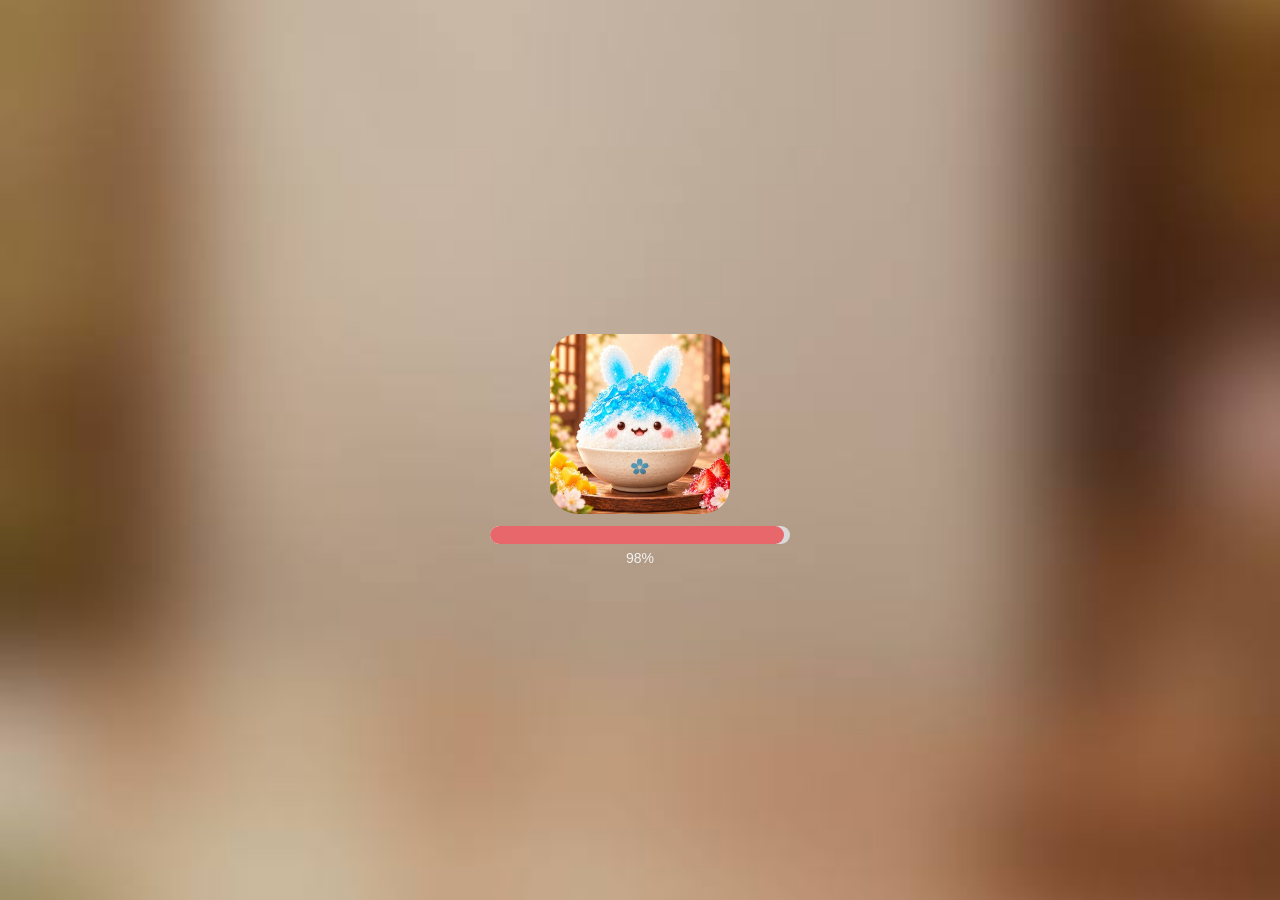
<file: index.html>
<!doctype html>
<!-- 雪屋Conco かき氷パズル, GameBull web build (Stage Mode). This page is the host-facing shell:
     - the loading page (Unity IdeofuzionBridge template behaviour, playbook section 7): blurred backdrop baked from
       the client's café art, spinner, tenant icon from /context (gameLogoUrl, then gameBannerUrl) with the 4 s / 30 s
       clocks, the client's icon as the built-in one;
     - a frame filling the whole page (safe areas excepted; the client's own layout fits their board to it)
       that runs the game (app.html) with the same launch URL, and the gamebull:close relay (trap W18). -->
<html lang="ja">
<head>
<meta charset="utf-8">
<meta name="viewport" content="width=device-width, initial-scale=1, maximum-scale=1, user-scalable=no, viewport-fit=cover">
<meta name="referrer" content="no-referrer">
<meta name="theme-color" content="#5b3f2b">
<title>雪屋Conco｜かき氷パズル</title>
<link rel="icon" type="image/png" href="./gb/favicon-Cb6MHfIF.png">
  <script type="module" crossorigin src="./gb/index-0bbUFETj.js"></script>
  <link rel="modulepreload" crossorigin href="./gb/nozoom-BwxvnWFh.js">
  <link rel="stylesheet" crossorigin href="./gb/index-Cw4y-oQY.css">
</head>
<body>
<iframe id="gb-frame" title="雪屋Conco かき氷パズル" allow="autoplay; fullscreen; clipboard-write"></iframe>
<div id="gb-loading">
  <div id="unity-loading-bar">
    <div id="unity-logo"><div id="gb-tenant-logo"></div><div id="gb-spinner"></div></div>
    <div id="unity-progress-bar-empty"><div id="unity-progress-bar-full"></div></div>
    <div id="unity-progress-percent">0%</div>
  </div>
</div>
</body>
</html>
</file>
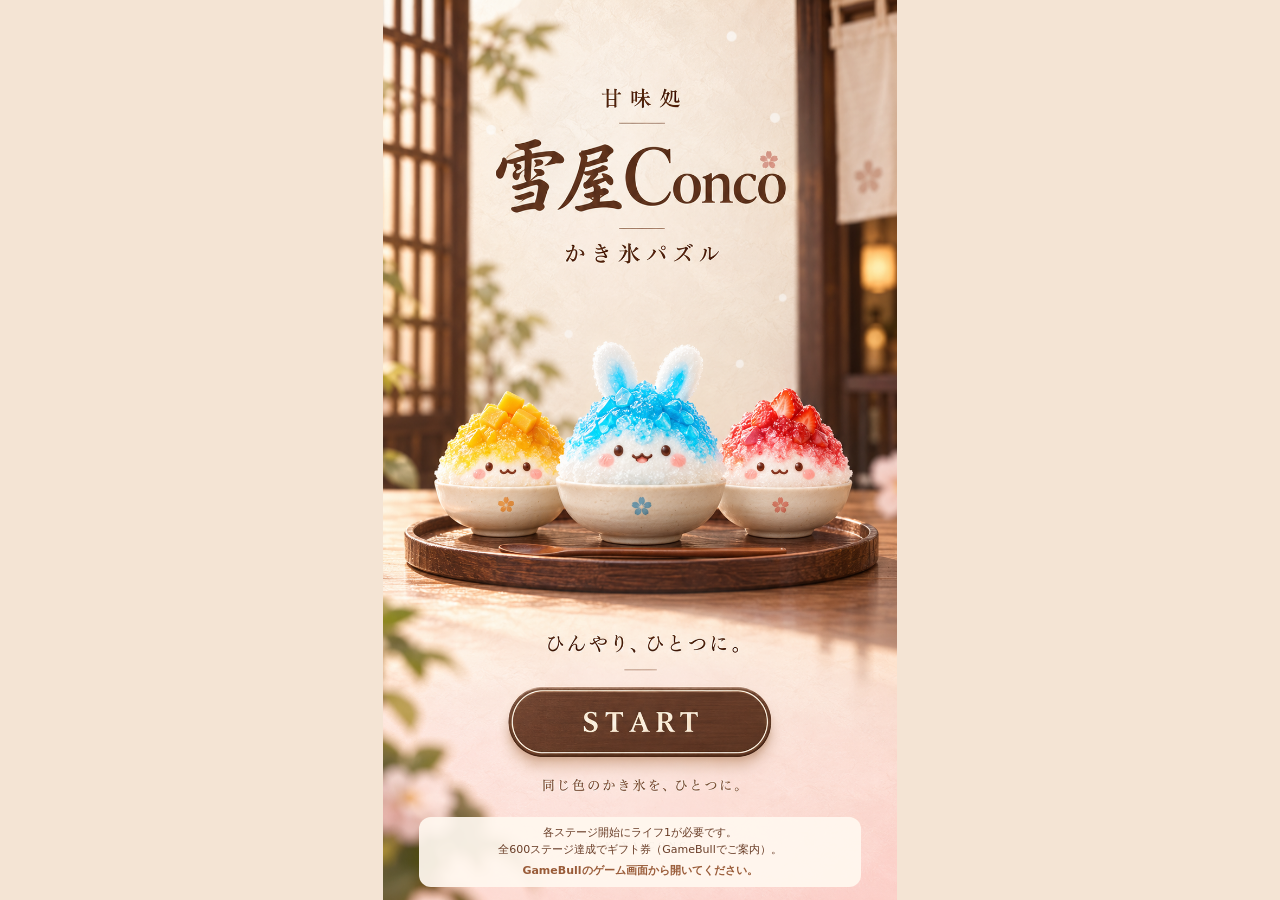
<file: app.html>
<!doctype html>
<!-- The game itself: the client's own page (game/index.html: their markup, inline stylesheet and classic scripts,
     copied in at build time by vite.gamebull.config.ts, unchanged, plus three GameBull scripts in their script list:
     gb/yc-env.js + gb/yc-bridge.js after their gamebull-host.js, gb/yc-hooks.js after their game.js). Loaded by
     index.html in a frame filling the page. -->
<html lang="ja">
<head>
<meta charset="utf-8">
<meta name="viewport" content="width=device-width, initial-scale=1, maximum-scale=1, user-scalable=no, viewport-fit=cover">
<meta name="referrer" content="no-referrer">
<title>雪屋Conco｜かき氷パズル</title>
<link rel="icon" href="assets/app-icon.png"><link rel="apple-touch-icon" href="assets/apple-icon.png"><style>
@font-face{font-family:Fredoka;src:url('[data-uri]')}*{box-sizing:border-box}html,body{margin:0;min-height:100%;overflow-x:hidden}body{font-family:Fredoka,system-ui,sans-serif;background:#bcbcbc;color:white}button,select{font:inherit;cursor:pointer}button{border:0;color:inherit}button:focus-visible,select:focus-visible{outline:3px solid #f66;outline-offset:4px}[hidden]{display:none!important}.screen{height:100svh;min-height:560px;max-width:650px;margin:auto;position:relative;display:flex;flex-direction:column;background:linear-gradient(#c3c3c3,#b4b4b4)}.toolbar{height:120px;flex-shrink:0;display:flex;align-items:center;justify-content:space-between;padding:25px 30px;z-index:3}.icon-button,.skip{background:transparent url('[data-uri]') center/100% 100% no-repeat;height:60px;min-width:60px;filter:drop-shadow(0 3px 0 #00000015);display:flex;align-items:center;justify-content:center}.icon-button img{width:34px;height:34px;object-fit:contain}.skip{gap:12px;width:124px;font-size:23px;color:#ff6666}.skip img{height:27px;width:30px;object-fit:contain}.level-title{font-size:35px;text-align:center;color:#5e5e5e;letter-spacing:1px;margin:0;text-shadow:0 2px #ffffff45}.play-area{flex:1;min-height:0;display:flex;align-items:center;justify-content:center;perspective:1100px;padding:35px 28px 60px}.board{display:grid;gap:2px;padding:3px;position:relative;background:#797279;transform:rotateX(20deg);transform-style:preserve-3d;touch-action:none;user-select:none;box-shadow:0 14px 0 #999199,0 18px 14px #00000024}.board:before{content:'';position:absolute;inset:-9px;background:#c4bec4;transform:translateZ(-1px);box-shadow:inset 0 2px 0 #ffffff75;z-index:-1}.cell{aspect-ratio:1;position:relative;background:linear-gradient(145deg,#aaa2aa,#b1a9b1);transform-style:preserve-3d}.wall{background:#efedef;transform:translateZ(14px);box-shadow:0 10px 0 #a89fa8,0 12px 4px #00000014}.wall:after{content:'';position:absolute;inset:0;border:1px solid #fff5}.jelly{position:absolute;inset:1%;border-radius:10%;background:linear-gradient(155deg,#ff9caf 0%,#ff708e 32%,#ef4667 100%);box-shadow:inset 1px 3px 2px #fff9,inset -2px -2px 5px #bd284b66,0 9px 0 #d94967bb,0 12px 4px #0002;transform:translateZ(15px);animation:squish .27s ease-out}.jelly:before{content:'';position:absolute;inset:5% 7% 65%;border-radius:20%;background:linear-gradient(160deg,#fff6,#fff0)}.jelly:after{content:'';position:absolute;left:10%;right:10%;top:5%;height:2px;border-radius:100%;background:#fffc;filter:blur(.5px)}.c3{background:linear-gradient(145deg,#9beaac,#55c777 45%,#35a958);box-shadow:inset 1px 3px 2px #fff8,inset -2px -2px 5px #16703b66,0 9px 0 #36924fbb,0 12px 4px #0002}.c4{background:linear-gradient(145deg,#c8a2f5,#a278d7 45%,#8353b5);box-shadow:inset 1px 3px 2px #fff8,inset -2px -2px 5px #54298266,0 9px 0 #7644a4bb,0 12px 4px #0002}.eyes{display:none}.tutorial{text-align:center;height:94px;flex-shrink:0;position:relative;color:#fff;font-size:28px;text-shadow:0 2px 1px #888}.tutorial img{height:53px;margin-bottom:3px;filter:drop-shadow(0 2px 2px #0003);animation:swipe 2s infinite}.tutorial p{margin:0}.bottom{height:74px;display:flex;justify-content:center;align-items:center;gap:20px;flex-shrink:0}.subtle{background:transparent;color:#656565;font:13px system-ui;padding:10px}.subtle:disabled{opacity:.3}.stage-picker{position:absolute;bottom:18px;right:20px;width:28px;height:28px;opacity:.001}.status{position:absolute;left:0;right:0;bottom:165px;text-align:center;font:13px system-ui;color:#616161;pointer-events:none}.next{position:absolute;bottom:185px;left:50%;transform:translateX(-50%);background:#fff;color:#ff6666;border-radius:13px;padding:14px 25px;box-shadow:0 4px 0 #aaa;font-size:24px;z-index:5}.complete{position:absolute;inset:0;display:flex;align-items:center;justify-content:center;background:#ffffff44;pointer-events:none;z-index:4}.complete span{font-size:48px;color:white;text-shadow:0 4px #ff6b81,3px 0 #ff6b81,-3px 0 #ff6b81;transform:rotate(-12deg)}.meta{display:none}@keyframes squish{0%{transform:translateZ(15px) scale(.92,1.06)}60%{transform:translateZ(15px) scale(1.05,.94)}100%{transform:translateZ(15px)}}@keyframes swipe{0%,100%{transform:translateX(-15px) rotate(-8deg)}50%{transform:translateX(15px) rotate(8deg)}}@media(min-width:700px){body{background:#a5a5a5}.screen{box-shadow:0 0 70px #0001}.toolbar{padding:28px 40px}.level-title{font-size:40px}}@media(max-height:700px){.toolbar{height:95px}.tutorial{height:68px;font-size:22px}.tutorial img{height:33px}.bottom{height:50px}.play-area{padding-top:18px;padding-bottom:30px}.status{bottom:125px}.next{bottom:145px}}
.progress-info{position:absolute;top:105px;left:0;right:0;text-align:center;color:#676167;font:12px system-ui;letter-spacing:.5px;z-index:3}.stage-picker{position:static;opacity:1;width:160px;height:34px;background:#ffffff50;color:#625c62;border:1px solid #ffffff70;border-radius:8px;font:12px system-ui;padding:5px}.bottom{flex-wrap:wrap;gap:8px;height:90px;padding:6px 15px}.stage-label{font:12px system-ui;color:#625c62}.status{bottom:180px}.next{bottom:205px}@media(max-height:700px){.progress-info{top:83px;font-size:11px}.bottom{height:85px}.status{bottom:160px}.next{bottom:185px}}
.volume-label{display:flex;align-items:center;gap:5px;font:12px system-ui;color:#625c62}.volume-label input{width:65px;accent-color:#f87992}.bottom{height:104px;align-content:center}.subtle{padding:7px}.stage-label{display:flex;align-items:center;gap:7px}@media(max-height:700px){.bottom{height:100px}}
/* Distinct yellow, cyan and red jelly palette. */
.jelly.c2{background:linear-gradient(145deg,#fff58a,#ffdc19 44%,#edbb00);box-shadow:inset 1px 3px 2px #fff9,inset -2px -2px 5px #a6790066,0 9px 0 #c99f00cc,0 12px 4px #0002}
.jelly.c3{background:linear-gradient(145deg,#a5efff,#2cc6f1 44%,#008bc9);box-shadow:inset 1px 3px 2px #fff9,inset -2px -2px 5px #005b9866,0 9px 0 #007aafcc,0 12px 4px #0002}
.jelly.c4{background:linear-gradient(145deg,#ff9185,#f23c32 44%,#c71920);box-shadow:inset 1px 3px 2px #fff9,inset -2px -2px 5px #8c071566,0 9px 0 #ad1820cc,0 12px 4px #0002}
.jelly .eyes{display:none}

/* Café sweets edition */
body{background:#d7c2a5;color:#fff8ed}.screen{background:radial-gradient(ellipse at 50% 45%,#fff8e9 0%,#f0dfc4 65%,#e5c9a5 100%);box-shadow:0 0 65px #6b432a24}.cafe-sign{height:58px;flex-shrink:0;text-align:center;padding-top:15px;color:#74472e;font-size:22px;letter-spacing:2px}.cafe-sign span{display:block;font:11px system-ui;letter-spacing:2px;color:#a07854;margin-top:3px}.toolbar{height:95px;padding-top:12px;padding-bottom:12px}.level-title{color:#76513b;font-size:32px;text-shadow:0 2px #fff9}.progress-info{top:145px;color:#937255}.icon-button,.skip{filter:sepia(.2) drop-shadow(0 3px 0 #bda17c55)}.skip{color:#a05d3c}.play-area{padding-top:35px}.board{background:#c3a985;box-shadow:0 12px 0 #9c7855,0 16px 20px #724b3930;border-radius:8px;padding:5px;gap:3px}.board:before{background:#fcf2df;inset:-12px;border-radius:13px;box-shadow:0 4px 0 #d9c3a2,inset 0 2px 0 #fff}.cell{background:linear-gradient(145deg,#e1cbab,#ead9bc);border-radius:3px}.wall{background:repeating-linear-gradient(90deg,#78513c 0 23%,#a47552 24% 26%);box-shadow:0 9px 0 #563726,inset 0 2px 0 #c18e65;transform:translateZ(14px);border-radius:4px}.wall:after{border:1px solid #54311b66;background:repeating-linear-gradient(0deg,transparent 0 23%,#50301e55 24% 27%)}
.jelly.c2{inset:4% 6%;border-radius:25% 25% 35% 35%;background:linear-gradient(145deg,#fff49a,#ffe05a 45%,#edb835);box-shadow:inset 1px 3px 2px #fff9,0 8px 0 #d2a43f,0 11px 4px #70401830}.jelly.c2:before{inset:1% 0 62%;background:linear-gradient(#ba6428,#84421f);border-radius:45% 45% 30% 30%;box-shadow:inset 0 2px 0 #f4b575}.jelly.c2:after{left:23%;right:23%;top:9%;height:7%;background:#ffe8bb9c;filter:none;transform:rotate(-6deg)}
.jelly.c3{inset:4%;border-radius:22% 22% 30% 30%;background:linear-gradient(145deg,#a9f1ff,#32c9ef 48%,#078fc9);box-shadow:inset 2px 3px 2px #fff9,0 8px 0 #118db4bb,0 11px 4px #70401830}.jelly.c3:before{inset:9% 24% 59%;background:#fffaf1;border-radius:50% 50% 40% 40%;box-shadow:0 -3px 0 #fff}.jelly.c3:after{top:3%;left:45%;right:auto;width:13%;height:15%;background:#e83d3d;border-radius:50%;filter:none;box-shadow:inset 1px 1px #ffaea0}
.jelly.c4{inset:5% 3%;border-radius:9%;background:linear-gradient(to bottom,#fff9e8 0 23%,#f24844 24% 43%,#fff5d7 44% 65%,#ef554c 66% 78%,#eac17d 79%);box-shadow:inset 1px 2px 0 #fff9,0 8px 0 #b98c57,0 11px 4px #70401830}.jelly.c4:before{inset:0 0 66%;background:#fffdf0;border-radius:18% 18% 30% 25%;box-shadow:0 2px 0 #e2d8be}.jelly.c4:after{top:1%;left:36%;right:auto;width:29%;height:28%;background:radial-gradient(ellipse at 35% 30%,#fff0a3 0 3%,transparent 4%),radial-gradient(ellipse at 60% 65%,#fff0a3 0 3%,transparent 4%),linear-gradient(135deg,#ff7664,#d82030);border-radius:42% 42% 45% 45%;filter:none;transform:rotate(-12deg);box-shadow:inset 1px 1px 0 #ffaaa0}.tutorial{color:#956747;text-shadow:0 2px #fff9;font-size:24px}.subtle,.stage-label,.volume-label{color:#805e46}.stage-picker{color:#805e46;background:#fff8e9;border-color:#d6bb95}.volume-label input{accent-color:#c58b5e}.complete{background:#fff5dc55}.complete span{font-size:35px;text-align:center;color:#fff9e9;text-shadow:0 4px #b97952,3px 0 #b97952,-3px 0 #b97952}.next{color:#a96846;background:#fff9eb;box-shadow:0 4px 0 #cca883}.status{color:#876345}@media(max-height:700px){.cafe-sign{height:46px;padding-top:8px;font-size:18px}.toolbar{height:80px}.progress-info{top:120px}.tutorial{font-size:20px}.play-area{padding-top:25px}}

/* Fluffy animal shaved ice, shared by all 600 stages. */
.screen{background:radial-gradient(ellipse at 50% 40%,#fffdf4,#f7e8dc 70%,#ead4bd)}.cafe-sign{color:#7e6558;font-size:20px;letter-spacing:1.5px}.cafe-sign span{color:#a78878;letter-spacing:1px}.board{background:#d9b78a}.cell{background:linear-gradient(145deg,#ead3b4,#f1dfc5)}
.jelly.c2,.jelly.c3,.jelly.c4{inset:9% 8% 18%;border-radius:48% 48% 32% 32%;transform:translateZ(15px);box-shadow:inset 2px 3px 3px #fff9,inset -3px -3px 6px #00000012,0 3px 3px #7e533c22;overflow:visible;background-color:var(--ice);background-image:radial-gradient(ellipse at 30% 15%,#ffffffbb,transparent 40%),radial-gradient(circle,#fff7 0 1px,transparent 1.3px),linear-gradient(150deg,var(--light),var(--ice) 55%,var(--shade));background-size:auto,5px 5px,auto}
.jelly.c2{--ice:#ffd640;--light:#fff3ad;--shade:#f3b623}.jelly.c3{--ice:#58d6f6;--light:#d2f8ff;--shade:#25aedf}.jelly.c4{--ice:#ff747e;--light:#ffd0ce;--shade:#ea4d63}
.jelly.c2:before,.jelly.c3:before,.jelly.c4:before{inset:7% 17% auto;height:20%;background:radial-gradient(ellipse,#fff9,transparent 70%);box-shadow:none;border-radius:50%}.jelly.c2:after,.jelly.c3:after,.jelly.c4:after{left:22%;right:auto;top:52%;width:13%;height:12%;border-radius:50%;background:#f58f9b77;box-shadow:235% 0 0 #f58f9b77;filter:none;transform:none}
.ice-face{position:absolute;inset:0;z-index:2;background:radial-gradient(ellipse at 35% 46%,#503e3c 0 4%,transparent 5%),radial-gradient(ellipse at 65% 46%,#503e3c 0 4%,transparent 5%)}.ice-face:after{content:'';position:absolute;left:45%;top:56%;width:10%;height:7%;border-bottom:2px solid #503e3c;border-radius:0 0 50% 50%}.ice-bowl{position:absolute;left:-4%;right:-4%;top:83%;height:30%;border-radius:12% 12% 45% 45%;background:linear-gradient(#fffefa,#f3e5d8 60%,#d7bda4);box-shadow:inset 0 3px 0 #fff,0 3px 0 #b1947b,0 5px 3px #8a684529;z-index:3}.ice-bowl:before{content:'';position:absolute;left:5%;right:5%;top:0;height:3px;background:#fff9;border-radius:50%}.ice-ears{position:absolute;left:14%;top:-9%;width:24%;height:24%;background:linear-gradient(var(--light),var(--ice));border-radius:50%;box-shadow:inset 1px 2px 0 #fff9;z-index:-1}.ice-ears:after{content:'';position:absolute;left:200%;width:100%;height:100%;border-radius:inherit;background:inherit;box-shadow:inherit}.c3 .ice-ears{top:-20%;left:24%;width:16%;height:36%;border-radius:60% 60% 20% 20%;background:linear-gradient(90deg,#e0faff,#a3e8f6);box-shadow:inset 3px 0 0 #fff9}.c3 .ice-ears:after{left:220%}.c4 .ice-ears{left:36%;top:-12%;width:30%;height:24%;border-radius:55% 55% 30% 30%;background:linear-gradient(130deg,#ffb4a7,#e43d58);z-index:1;transform:rotate(-10deg)}.c4 .ice-ears:after{left:25%;top:-22%;width:60%;height:25%;background:#66a86d;border-radius:80% 0;box-shadow:none;transform:rotate(-10deg)}

/* Cozy shaved-ice café */
body{background:repeating-linear-gradient(90deg,#e6cbb7 0 90px,#dfbea5 91px 93px,#e8cdb8 94px 185px)}.screen{background:radial-gradient(circle at 8% 20%,#ffffff8c 0 4px,transparent 5px),radial-gradient(circle at 91% 65%,#ffffff8c 0 5px,transparent 6px),linear-gradient(160deg,#fff9ed,#ffe9e8 70%,#f8e4ce);background-size:110px 140px,150px 170px,auto;box-shadow:0 0 60px #79533c22;border-left:1px solid #fff9;border-right:1px solid #fff9}.cafe-sign{height:65px;padding-top:13px;font-size:21px;letter-spacing:2px;color:#936859;text-shadow:0 2px #fff}.cafe-sign:before,.cafe-sign:after{content:'✿';font-size:19px;color:#dc9b9d;margin:0 9px}.cafe-sign span{font:11px system-ui;color:#aa8371;letter-spacing:1px}.toolbar{height:90px;padding:10px 30px}.level-title{color:#94715e;font-size:29px;letter-spacing:1px}.level-title span{display:inline-block;min-width:40px;color:#bd7f7b}.progress-info{top:145px;color:#a38473;font-size:11px}.icon-button,.skip{background:#fffaf1;border:2px solid #fff;border-radius:20px;box-shadow:0 4px 0 #d8b6a5,0 5px 8px #90664d10;filter:none;height:51px;min-width:54px}.icon-button img{width:29px;height:29px;filter:sepia(.3)}.skip{width:110px;font-size:19px;color:#b78175;gap:7px}.skip img{height:22px;width:24px}.icon-button:active,.skip:active{transform:translateY(3px);box-shadow:0 1px 0 #d8b6a5}.play-area{position:relative;padding:38px 36px 56px}.board{gap:4px;padding:12px;border:5px solid #bd916a;border-radius:21px;background:repeating-linear-gradient(2deg,#d4ac83 0 3px,#dab68f 4px 10px,#d1a77e 11px 12px);box-shadow:inset 0 2px 2px #fff7,inset 0 -2px 3px #94613c44,0 9px 0 #9b704e,0 13px 0 #79533333,0 21px 24px #87604426}.board:before{inset:-18px;background:radial-gradient(circle at 7px 7px,#fffdf5 0 6px,transparent 6.5px) 0 0/14px 14px;border-radius:25px;box-shadow:none;transform:translateZ(-2px)}.cell{border-radius:8px;background:linear-gradient(145deg,#fffcf3,#f5e8d5);box-shadow:inset 0 1px 0 #fff,inset 0 -2px 0 #d9bea077;border:1px solid #dfc6a566}.wall{border:2px solid #82533d;border-radius:7px;background:linear-gradient(135deg,#ba8964,#8c5c41);box-shadow:inset 0 3px 0 #d2a27b,inset 0 -3px 0 #70432e,0 7px 0 #63432e,0 9px 3px #57362022}.wall:after{inset:10%;border:1px solid #e3b48b66;border-radius:4px;background:linear-gradient(90deg,transparent 46%,#633a2466 48% 52%,transparent 54%),linear-gradient(0deg,transparent 46%,#633a2466 48% 52%,transparent 54%)}
.jelly.c2,.jelly.c3,.jelly.c4{inset:10% 8% 20%;border-radius:48% 48% 35% 35%;background-size:auto,4px 4px,auto;box-shadow:inset 2px 3px 4px #fffc,inset -2px -3px 5px #0000000c,0 3px 3px #7e533c16}.jelly.c2{--light:#fff5ad;--ice:#ffdc52;--shade:#f2c03d}.jelly.c3{--light:#d7f9ff;--ice:#69dcf6;--shade:#39bade}.jelly.c4{--light:#ffcfce;--ice:#ff858f;--shade:#ee586d}.ice-face{background:radial-gradient(circle at 34% 44%,#61463e 0 4%,transparent 5%),radial-gradient(circle at 66% 44%,#61463e 0 4%,transparent 5%)}.ice-face:before{content:'';position:absolute;left:30%;top:40%;width:3%;height:3%;border-radius:50%;background:#fff;box-shadow:10px 0 #fff}.ice-face:after{left:44%;top:55%;width:12%;height:9%;border-bottom:2px solid #755047;border-radius:0 0 70% 70%}.jelly.c2:after,.jelly.c3:after,.jelly.c4:after{left:18%;top:53%;width:17%;height:12%;background:#f09a9d88;box-shadow:none}.ice-face{border-radius:inherit}.ice-face{filter:drop-shadow(0 1px 0 #fff3)}.ice-bowl{left:-3%;right:-3%;top:82%;height:32%;border-radius:10% 10% 48% 48%;background:linear-gradient(90deg,#f8e7dc,#fffaf3 40%,#ecd4c4);box-shadow:inset 0 3px 0 #fff,0 3px 0 #c8a28b,0 5px 3px #8a68451c}.ice-bowl:after{content:'♥';position:absolute;inset:12% 0 0;text-align:center;color:#d99c9d;font:clamp(7px,1.5vw,13px) system-ui;line-height:1}.c3 .ice-bowl:after{color:#87c2cd}.c2 .ice-bowl:after{color:#d7b467}.tutorial{font-size:22px;color:#b38a78;text-shadow:0 2px #fff}.tutorial img{opacity:.8}.bottom{border-top:1px dashed #d9b6a4;margin:0 18px;padding:10px 0;height:112px;gap:8px}.subtle{background:#fffaf1b3;border:1px solid #fff;border-radius:12px;color:#a07868;padding:7px 10px;font-size:11px;box-shadow:0 2px 0 #e2c7b8}.stage-picker{background:#fffaf4;border:1px solid #dfc7b6;border-radius:12px;color:#96735f}.stage-label,.volume-label{color:#a4806d;font-size:11px}.volume-label input{accent-color:#d7a2a0}.next{border:2px solid #fff;border-radius:20px;background:#fff7e8;color:#b37c73;box-shadow:0 5px 0 #d8ac97}.complete{background:#fff3e65e}.complete span{color:#fffaf0;text-shadow:0 4px #d7999b,3px 0 #d7999b,-3px 0 #d7999b;font-size:34px}@media(max-height:700px){.cafe-sign{height:51px;font-size:18px;padding-top:8px}.toolbar{height:76px}.progress-info{top:122px}.play-area{padding:30px 30px 38px}.bottom{height:100px}.tutorial{font-size:19px}}

/* Supplied artwork: exact flavor sprites and sampled café board materials. */
.board{transform:none;transform-style:flat;gap:3px;padding:3px;border:18px solid #855538;border-image-source:url('assets/tray.png');border-image-slice:43;border-image-width:18px;border-image-repeat:stretch;border-radius:16px;background:#805b40;box-shadow:0 8px 0 #62422d,0 16px 22px #76513b30}.board:before{display:none}.cell{border:0;border-radius:7px;background:#f7efdf url('assets/tile.png') center/100% 100% no-repeat;box-shadow:none;transform-style:flat}.cell.wall{background:#70472f url('assets/block.png') center/100% 100% no-repeat;border:0;border-radius:7px;box-shadow:none;transform:none}.cell.wall:after{display:none}.jelly.c2,.jelly.c3,.jelly.c4{position:absolute;inset:-7% -8% -2%;border-radius:0;background:none;box-shadow:none;transform:none;animation:ice-pop .28s ease-out;z-index:1}.jelly.c2:before,.jelly.c2:after,.jelly.c3:before,.jelly.c3:after,.jelly.c4:before,.jelly.c4:after{display:none}.ice-art{display:block;width:100%;height:100%;object-fit:contain;pointer-events:none;user-select:none;filter:drop-shadow(0 2px 1px #66433222)}@keyframes ice-pop{0%{transform:scale(.9,1.04)}65%{transform:scale(1.04,.96)}100%{transform:scale(1)}}

/* Phone layout: fit the board to the remaining viewport, with comfortable touch targets. */
html,body{height:100%;overscroll-behavior-y:none}.screen{height:100vh;height:100svh;min-height:0;box-sizing:border-box;padding-top:env(safe-area-inset-top);padding-bottom:env(safe-area-inset-bottom)}.play-area{min-height:0;overflow:visible}.board{box-sizing:border-box;padding:0}.bottom button,.stage-picker{min-height:38px}.volume-label input{min-height:32px}
@media(max-width:600px){.screen{width:100%;max-width:none}.cafe-sign{height:51px;padding-top:9px;font-size:17px;letter-spacing:1px}.cafe-sign:before,.cafe-sign:after{font-size:15px;margin:0 5px}.cafe-sign span{font-size:10px}.toolbar{height:66px;padding:6px 18px}.level-title{font-size:25px}.icon-button,.skip{height:44px;min-width:44px;border-radius:15px}.icon-button img{width:25px;height:25px}.skip{width:90px;font-size:16px}.skip img{width:20px;height:20px}.progress-info{position:static;height:25px;flex-shrink:0;display:flex;align-items:center;justify-content:center;font-size:10px;letter-spacing:0;padding:0 8px}.play-area{padding:16px 22px 20px;flex:1}.board{border-width:12px;border-image-width:12px;border-radius:12px;gap:2px;padding:0}.cell,.cell.wall{border-radius:5px}.tutorial{height:55px;font-size:16px}.tutorial img{height:27px;margin-bottom:0}.bottom{height:103px;margin:0 12px;padding:7px 0;gap:5px 9px;align-content:center;flex-shrink:0}.subtle{font-size:11px;padding:6px 9px;min-height:36px}.stage-label{flex-basis:100%;justify-content:center;font-size:11px}.stage-picker{height:34px;min-height:34px;width:165px}.volume-label{font-size:10px}.volume-label input{width:58px}.status{bottom:165px;font-size:11px}.next{bottom:165px;padding:10px 19px;font-size:20px}.complete span{font-size:28px}}
@media(max-width:600px) and (max-height:650px){.cafe-sign{height:43px;padding-top:5px;font-size:15px}.cafe-sign span{font-size:9px}.toolbar{height:54px}.progress-info{height:22px}.play-area{padding:12px 20px 15px}.tutorial{height:35px;font-size:14px}.tutorial img{display:none}.bottom{height:94px}.status,.next{bottom:140px}}
@media(orientation:landscape) and (max-height:500px){.cafe-sign{display:none}.toolbar{height:52px;padding:4px 20px}.progress-info{position:static;height:20px;font-size:10px;flex-shrink:0}.play-area{padding:8px 30px 12px}.tutorial{display:none}.bottom{height:54px;margin:0 10px;padding:3px;flex-wrap:nowrap;gap:6px}.stage-label{flex-basis:auto}.stage-picker{width:130px}.bottom .subtle{font-size:10px}.status,.next{bottom:65px}.complete span{font-size:26px}}

.title-screen{position:fixed;inset:0;z-index:20;display:flex;align-items:center;justify-content:center;background:#f4e4d4;overflow:auto;overscroll-behavior:contain}.title-poster{height:100vh;height:100svh;max-width:100vw;aspect-ratio:948/1659;position:relative;flex-shrink:0}.title-image{display:block;width:100%;height:100%;object-fit:contain}.start-hotspot{position:absolute;left:24%;top:76.4%;width:52%;height:8.1%;border-radius:999px;background:transparent;cursor:pointer;border:0;transition:box-shadow .2s}.start-hotspot:hover{box-shadow:0 0 24px #fff6}.start-hotspot:focus-visible{outline:4px solid #fff5ce;outline-offset:4px}.start-hotspot:active{background:#fff2}@media(max-aspect-ratio:948/1659){.title-poster{width:100vw;height:auto;max-width:none}.title-screen{background:#f7e8df}}@media(prefers-reduced-motion:reduce){.start-hotspot{transition:none}}

/* Yukiya Conco interior, matching the supplied playable-screen reference. */
body{background:#e8d5bf url('assets/cafe-interior.png') center/cover fixed no-repeat;color:#542812;font-family:'Yu Mincho','Hiragino Mincho ProN',Georgia,serif}.screen{max-width:600px;background:url('assets/cafe-interior.png') center/100% 100% no-repeat;box-shadow:0 0 70px #43231424;border:0;padding-top:env(safe-area-inset-top);padding-bottom:env(safe-area-inset-bottom)}.cafe-sign{height:135px;padding:9px 0 0;display:flex;justify-content:center;align-items:center;flex-shrink:0}.cafe-sign:before,.cafe-sign:after{display:none}.cafe-sign img{height:100%;max-width:66%;width:auto;object-fit:contain;mix-blend-mode:multiply}.toolbar{height:63px;padding:3px 25px;flex-shrink:0}.level-title{color:#542812;font:700 34px Georgia,'Yu Mincho',serif;text-shadow:none;letter-spacing:1px}.level-title span{color:#ac6460;font-size:39px;min-width:0}.icon-button,.skip,.bottom .subtle{background:linear-gradient(145deg,#fffdf7,#f6e7d6);border:1px solid #dfb38d;outline:2px solid #fff8ed;outline-offset:-5px;color:#60311b;box-shadow:0 4px 0 #b7957744,0 4px 8px #72503626;filter:none;font-family:'Yu Mincho',Georgia,serif}.icon-button{border-radius:50%;width:47px;min-width:47px;height:47px;font:36px Georgia,serif;padding:0;line-height:1}.skip{border-radius:35px;min-width:0;width:105px;height:45px;font:700 21px Georgia,serif;gap:10px}.skip span{border:1px solid #ddba99;color:#b78d66;width:20px;height:20px;line-height:16px;border-radius:50%;font-size:25px;font-weight:400}.progress-info{position:static;display:flex;align-items:center;justify-content:center;height:28px;flex-shrink:0;color:#60351d;font:14px 'Yu Mincho',Georgia,serif;letter-spacing:2px}.play-area{padding:14px 30px 18px;min-height:0;flex:1}.board{border-image-width:18px;border-width:18px;gap:3px;background:#735038;box-shadow:0 7px 0 #633f28,0 15px 16px #59351e40}.tutorial{height:66px;flex-shrink:0;display:flex;flex-direction:column;align-items:center;justify-content:center;position:relative;color:#623a24;text-shadow:none;font:17px 'Yu Mincho',serif;letter-spacing:3px}.tutorial img{height:35px;width:auto;margin:0;opacity:1;filter:drop-shadow(0 2px 0 #fff9)}.tutorial p{margin:1px 0 0}.bottom{height:105px;display:flex;flex-direction:column;flex-wrap:nowrap;align-items:stretch;justify-content:center;gap:10px;margin:0 15px;border:0;padding:4px 0 9px;flex-shrink:0}.main-controls{display:flex;align-items:center;justify-content:center;gap:10px}.bottom .subtle{border-radius:30px;padding:10px 15px;font-size:15px;min-height:43px;white-space:nowrap}.main-controls #undo,.main-controls #restart-bottom{flex:1}.main-controls .audio-button{flex:0 0 auto;font:10px system-ui;padding:7px 8px;min-width:47px;min-height:43px}.extra-controls{display:flex;align-items:center;justify-content:center;gap:15px}.extra-controls #back-home{font:10px system-ui;min-height:29px;padding:5px 11px}.extra-controls .stage-label{flex-basis:auto}.extra-controls .stage-picker{font:11px system-ui;height:29px;min-height:29px;width:147px;background:#fff7eac7;border:1px solid #d6b28f;color:#795139;border-radius:15px}.extra-controls .volume-label{font:10px system-ui;color:#795139}.volume-label input{accent-color:#b88d6a;width:52px}.complete{background:#fff0d65e}.complete span{font-family:Georgia,serif;color:#fff8ec;text-shadow:0 3px #a06b4e,2px 0 #a06b4e,-2px 0 #a06b4e}.next{background:#fff5e6;color:#74452c;box-shadow:0 4px #aa7e5d;font-family:Georgia,serif;bottom:180px}.status{color:#714a32;bottom:178px}
@media(max-width:600px){.cafe-sign{height:clamp(93px,16svh,132px);padding-top:6px}.toolbar{height:58px;padding:3px 19px}.level-title{font-size:28px}.level-title span{font-size:34px}.icon-button{width:43px;min-width:43px;height:43px;font-size:33px}.skip{width:94px;height:41px;font-size:18px}.progress-info{height:26px;font-size:12px;letter-spacing:1.5px}.play-area{padding:12px 26px 16px}.board{border-width:12px;border-image-width:12px;gap:2px}.tutorial{height:58px;font-size:15px;letter-spacing:2px}.tutorial img{display:block;height:31px}.bottom{height:104px;margin:0 11px;padding-bottom:9px;gap:8px}.main-controls{gap:7px}.bottom .subtle{padding:8px 10px;font-size:12px;min-height:40px}.main-controls .audio-button{font-size:9px;min-width:40px;padding:6px 6px;min-height:40px}.extra-controls{gap:9px}.extra-controls .stage-picker{width:137px}.volume-label input{width:45px}}
@media(max-width:600px) and (max-height:650px){.cafe-sign{height:80px}.toolbar{height:49px}.progress-info{height:23px}.play-area{padding:9px 23px 13px}.tutorial{height:39px;font-size:12px}.tutorial img{height:19px}.bottom{height:91px;gap:6px}.bottom .subtle{min-height:36px;font-size:11px;padding:7px 8px}.main-controls .audio-button{font-size:8px}.extra-controls .stage-picker{height:26px;min-height:26px}.next{bottom:145px}.status{bottom:140px}}
@media(orientation:landscape) and (max-height:500px){.screen{max-width:none}.cafe-sign{display:none}.toolbar{height:45px;padding:3px 25px}.level-title{font-size:24px}.level-title span{font-size:28px}.progress-info{height:19px;font-size:11px}.play-area{padding:8px 30px 12px}.tutorial{display:none}.bottom{height:56px;flex-direction:row;align-items:center;padding:0;gap:15px}.main-controls{gap:6px}.bottom .subtle{font-size:10px;min-height:34px;padding:6px 12px}.extra-controls .volume-label{display:none}.extra-controls .stage-picker{width:115px}}
.entry-badge{font:12px system-ui;text-align:center;color:#79482f;background:#fff7e6dd;border:1px solid #dab38d;border-radius:18px;padding:8px 12px}.entry-notice{position:absolute;bottom:1.5%;left:7%;right:7%;text-align:center;font:11px/1.6 system-ui;color:#693d27;background:#fff8efed;border-radius:12px;padding:7px 10px}.entry-notice p{margin:3px 0 0;color:#995b38;font-weight:700}.status{left:10%;right:10%;bottom:170px;background:#fff7e8df;border-radius:10px;padding:5px;font-size:11px;z-index:6;pointer-events:none}.status:empty{display:none}.complete{pointer-events:none}.next{z-index:7}.main-controls .audio-button{font-size:9px}.extra-controls{gap:20px}.gamebull-demo-banner{position:fixed;top:0;left:0;right:0;z-index:100;text-align:center;background:#583a27;color:white;font:11px system-ui;padding:3px}@media(max-height:650px){.entry-notice{font-size:10px}.status{bottom:140px}.next{bottom:185px}}
</style>
  <script type="module" crossorigin src="./gb/app-Dv-M6QU7.js"></script>
  <link rel="modulepreload" crossorigin href="./gb/nozoom-BwxvnWFh.js">
</head>
<body>
<section id="title-screen" class="title-screen" aria-label="甘味処 雪屋Conco かき氷パズル"><div class="title-poster"><img class="title-image" src="assets/title.png" alt="甘味処 雪屋Conco かき氷パズル。ひんやり、ひとつに。同じ色のかき氷を、ひとつに。"><button id="start-game" class="start-hotspot" aria-label="ゲームをはじめる"></button><div class="entry-notice">各ステージ開始にライフ1が必要です。<br>全600ステージ達成でギフト券（GameBullでご案内）。<p id="title-message" role="status" aria-live="polite"></p></div></div></section><main class="screen" id="game-screen" hidden><div class="cafe-sign"><img src="assets/cafe-logo.png" alt="甘味処 雪屋Conco かき氷パズル"></div><header class="toolbar"><button class="icon-button" id="reset" aria-label="やり直す">↻</button><h1 class="level-title">LEVEL <span id="lv">1</span></h1><span class="entry-badge">参加に<br>ライフ1</span></header><div class="progress-info" id="difficulty"></div><section class="play-area"><div class="board" id="board" aria-label="パズル盤面"></div></section><div class="tutorial" id="tutorial"><img src="[data-uri]" alt=""><p>同じ色を、ひとつに。</p></div><div class="status" id="status" role="status" aria-live="polite"></div><div class="complete" id="complete" hidden><span>Sweet! COMPLETE</span></div><button class="next" id="next" hidden>NEXT →</button><footer class="bottom"><div class="main-controls"><button class="subtle" id="undo">↶　1手戻す</button><button class="subtle" id="restart-bottom">↻　やり直す</button><button class="subtle audio-button" id="bgm" aria-pressed="true">♫ BGM ON</button><button class="subtle audio-button" id="sound" aria-pressed="true">♪ 効果音 ON</button></div><div class="extra-controls"><button class="subtle" id="back-home" aria-label="トップ画面へ戻る">⌂ TOP</button><label class="volume-label">音量 <input id="volume" type="range" min="0" max="1" step="0.05" value="0.45" aria-label="音量"></label></div></footer><div class="meta"><span id="moves"></span><span id="left"></span></div></main><script src="levels.js?v=1"></script><script src="engine.js?v=1"></script><script src="gamebull-flow.js?v=1"></script><script src="gamebull-host.js?v=1"></script><script src="gb/yc-env.js?v=1"></script><script src="gb/yc-bridge.js?v=1"></script><script src="audio.js?v=1"></script><script src="game.js?v=1"></script><script src="gb/yc-hooks.js?v=1"></script>
</body>
</html>
</file>
<file: gb/index-Cw4y-oQY.css>
html,body{touch-action:pan-x pan-y;background:#5b3f2b;width:100%;height:100%;margin:0;padding:0;overflow:hidden}#gb-frame{top:env(safe-area-inset-top,0px);right:env(safe-area-inset-right,0px);bottom:env(safe-area-inset-bottom,0px);left:env(safe-area-inset-left,0px);width:calc(100% - env(safe-area-inset-left,0px) - env(safe-area-inset-right,0px));height:calc(100% - env(safe-area-inset-top,0px) - env(safe-area-inset-bottom,0px));background:#5b3f2b;border:0;display:block;position:fixed}#gb-loading{z-index:1200;touch-action:none;-webkit-user-select:none;user-select:none;background:#5b3f2b url(./loading-bg-BYuEjN59.jpg) 50%/cover no-repeat;position:fixed;inset:0}#unity-loading-bar{text-align:center;position:absolute;top:50%;left:50%;transform:translate(-50%,-50%)}#unity-logo{background:0 0;width:180px;height:180px;margin:0 auto 12px;position:relative}#unity-logo.gb-fallback{background:url(./game-icon-CSwoZ6UX.jpg) 50%/contain no-repeat;border-radius:28px}#gb-tenant-logo{opacity:0;background-position:50%;background-repeat:no-repeat;background-size:contain;transition:opacity .25s;position:absolute;inset:0}#gb-tenant-logo.gb-ready{opacity:1}#gb-spinner{border:4px solid #ffffff2e;border-top-color:#fff4e2;border-radius:50%;width:44px;height:44px;margin:-22px 0 0 -22px;animation:.8s linear infinite gb-spin;position:absolute;top:50%;left:50%}@keyframes gb-spin{to{transform:rotate(360deg)}}@media (prefers-reduced-motion:reduce){#gb-spinner{animation-duration:3s}}#unity-progress-bar-empty{background:#d9d9d9;border-radius:9px;width:300px;height:18px;margin:12px auto 0;overflow:hidden}#unity-progress-bar-full{background:#e8676b;border-radius:9px;width:0%;height:100%;transition:width .1s}#unity-progress-percent{color:#f2f2f2;margin-top:6px;font:14px arial,sans-serif}
</file>
